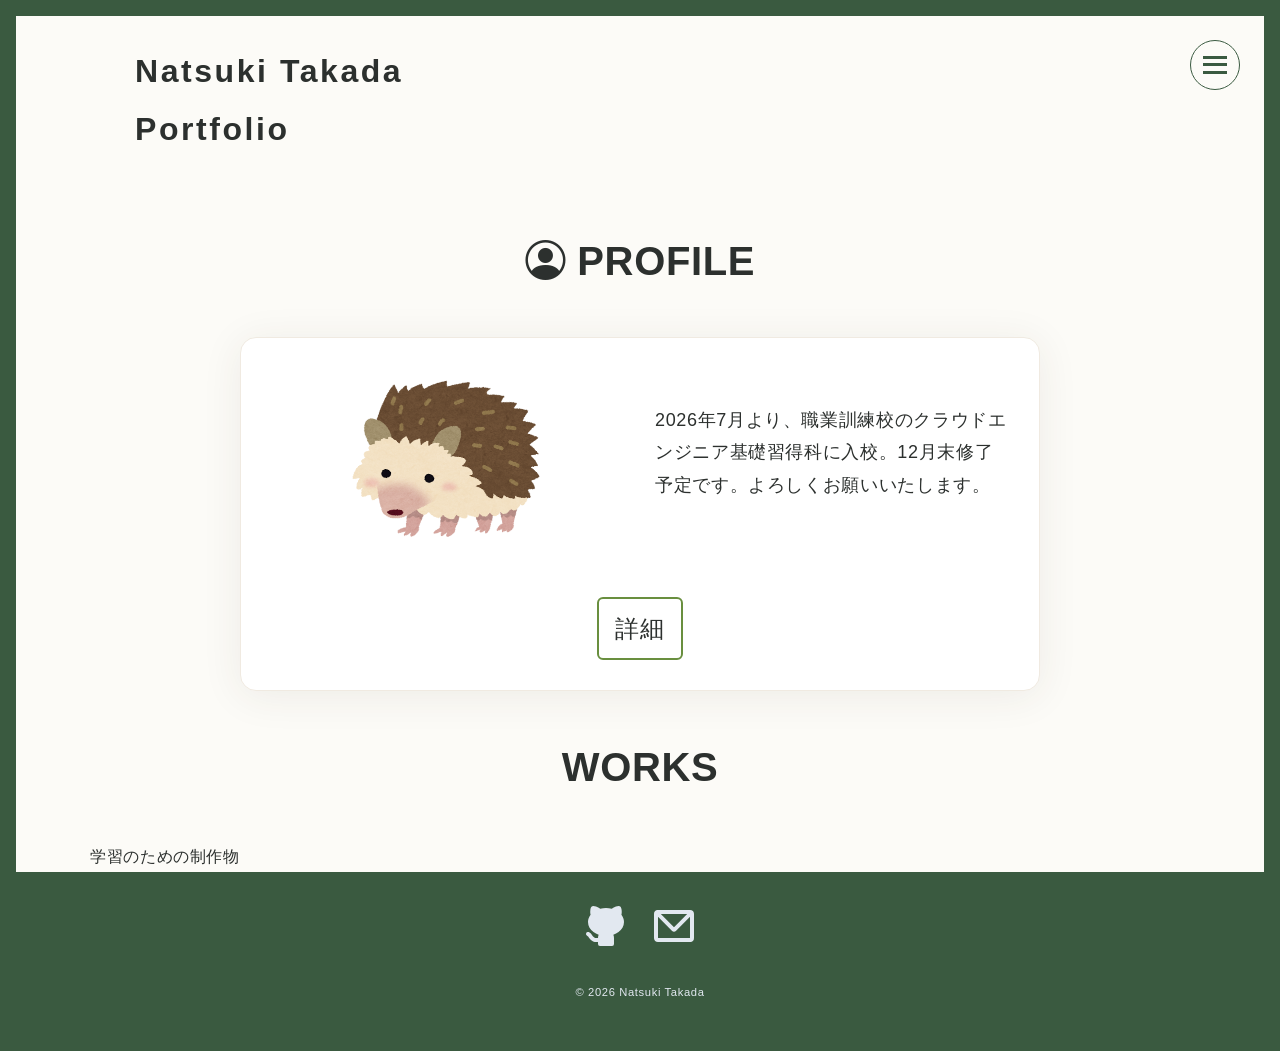
<file: index.html>
<!DOCTYPE html>
<html lang="ja">

<head>
    <meta charset="UTF-8">
    <meta name="viewport" content="width=device-width, initial-scale=1.0">
    <title>Natsuki Takada Portfolio</title>
    <!-- Bootstrap Icons -->
    <link rel="stylesheet" href="https://cdn.jsdelivr.net/npm/bootstrap-icons@1.13.1/font/bootstrap-icons.min.css">
    <!-- リセットCSS -->
    <link rel="stylesheet" href="css/ress.css">
    <link rel="stylesheet" href="css/style.css">
</head>

<body>
    <!-- header -->
    <header class="page-header wrapper">
        <h1 class="title"><a href="index.html">
                Natsuki Takada<br>
                Portfolio</a>
        </h1>
        <nav>
            <ul class="main-nav">
                <li class="nav-menu"><a href="index.html">TOP</a></li>
                <li class="nav-menu"><a href="profile.html">PROFILE</a></li>
                <li class="nav-menu"><a href="creation.html">WORKS</a></li>
                <li class="nav-menu"><a href="mailto:natsuki.takada03@gmail.com">MAIL</a></li>
            </ul>
        </nav>
        <button type="button" id="navbtn" aria-label="詳細はこちら"></button>
    </header>

    <main class="home-content wrapper">
        <h2 class="page-title"><i class="bi bi-person-circle"></i> PROFILE</h2>
        <div class="profile-card">
            <div class="two-column-wrapper">
                <div class="two-column-image profile">
                    <img src="images/profile.png" alt="プロフィールイラスト">
                </div>
                <div class="two-column-text">
                    <p class="main-text">2026年7月より、職業訓練校のクラウドエンジニア基礎習得科に入校。12月末修了予定です。よろしくお願いいたします。</p>
                </div>
            </div>
            <div class="go-profile">
                <a class="btn-profile" href="profile.html">詳細</a>
            </div>
        </div>
        <h2 class="page-title">WORKS</h2>
        <div class="works-card">
            <p>学習のための制作物</p>
            <div class="card-wrapper">
            </div>
        </div>
    </main><!-- /.home-content wrapper -->
    
    <footer>
        <div class="footer-container">
            <ul class="social-list">
                <!-- github -->
                <li>
                    <a href="https://github.com/ntk03-bit" target="_blank" rel="noopener noreferrer" aria-label="github-icon">
                        <svg class="social-icon" xmlns='http://www.w3.org/2000/svg' width='48' height='48'
                            viewBox='0 0 24 24'>
                            <g id="github_fill" fill='none'>
                                <path
                                    d='M24 0v24H0V0zM12.593 23.258l-.011.002-.071.035-.02.004-.014-.004-.071-.035c-.01-.004-.019-.001-.024.005l-.004.01-.017.428.005.02.01.013.104.074.015.004.012-.004.104-.074.012-.016.004-.017-.017-.427c-.002-.01-.009-.017-.017-.018m.265-.113-.013.002-.185.093-.01.01-.003.011.018.43.005.012.008.007.201.093c.012.004.023 0 .029-.008l.004-.014-.034-.614c-.003-.012-.01-.02-.02-.022m-.715.002a.023.023 0 0 0-.027.006l-.006.014-.034.614c0 .012.007.02.017.024l.015-.002.201-.093.01-.008.004-.011.017-.43-.003-.012-.01-.01z' />
                                <path fill='currentColor'
                                    d='M7.024 2.31a9.08 9.08 0 0 1 2.125 1.046A11.432 11.432 0 0 1 12 3c.993 0 1.951.124 2.849.355a9.08 9.08 0 0 1 2.124-1.045c.697-.237 1.69-.621 2.28.032.4.444.5 1.188.571 1.756.08.634.099 1.46-.111 2.28C20.516 7.415 21 8.652 21 10c0 2.042-1.106 3.815-2.743 5.043a9.456 9.456 0 0 1-2.59 1.356c.214.49.333 1.032.333 1.601v3a1 1 0 0 1-1 1H9a1 1 0 0 1-1-1v-.991c-.955.117-1.756.013-2.437-.276-.712-.302-1.208-.77-1.581-1.218-.354-.424-.74-1.38-1.298-1.566a1 1 0 0 1 .632-1.898c.666.222 1.1.702 1.397 1.088.48.62.87 1.43 1.63 1.753.313.133.772.22 1.49.122L8 17.98a3.986 3.986 0 0 1 .333-1.581 9.455 9.455 0 0 1-2.59-1.356C4.106 13.815 3 12.043 3 10c0-1.346.483-2.582 1.284-3.618-.21-.82-.192-1.648-.112-2.283l.005-.038c.073-.582.158-1.267.566-1.719.59-.653 1.584-.268 2.28-.031Z' />
                            </g>
                        </svg>
                    </a>
                </li>
                <!-- mail -->
                <li>
                    <a href="mailto:natsuki.takada03@gmail.com" aria-label="mail-icon">
                        <svg class="social-icon" xmlns='http://www.w3.org/2000/svg' width='48px' height='48px'
                            viewBox='0 0 24 24'>
                            <g id="mail_line" fill='none'>
                                <path
                                    d='M24 0v24H0V0zM12.593 23.258l-.011.002-.071.035-.02.004-.014-.004-.071-.035c-.01-.004-.019-.001-.024.005l-.004.01-.017.428.005.02.01.013.104.074.015.004.012-.004.104-.074.012-.016.004-.017-.017-.427c-.002-.01-.009-.017-.017-.018m.265-.113-.013.002-.185.093-.01.01-.003.011.018.43.005.012.008.007.201.093c.012.004.023 0 .029-.008l.004-.014-.034-.614c-.003-.012-.01-.02-.02-.022m-.715.002a.023.023 0 0 0-.027.006l-.006.014-.034.614c0 .012.007.02.017.024l.015-.002.201-.093.01-.008.004-.011.017-.43-.003-.012-.01-.01z' />
                                <path fill='currentColor'
                                    d='M20 4a2 2 0 0 1 1.995 1.85L22 6v12a2 2 0 0 1-1.85 1.995L20 20H4a2 2 0 0 1-1.995-1.85L2 18V6a2 2 0 0 1 1.85-1.995L4 4zm0 3.414-6.94 6.94a1.5 1.5 0 0 1-2.12 0L4 7.414V18h16zM18.586 6H5.414L12 12.586z' />
                            </g>
                        </svg>
                    </a>
                </li>
            </ul>
            <p><small>&copy; 2026 Natsuki Takada</small></p>
        </div>
    </footer>
    <script src="js/menu.js"></script>
</body>

</html>
</file>
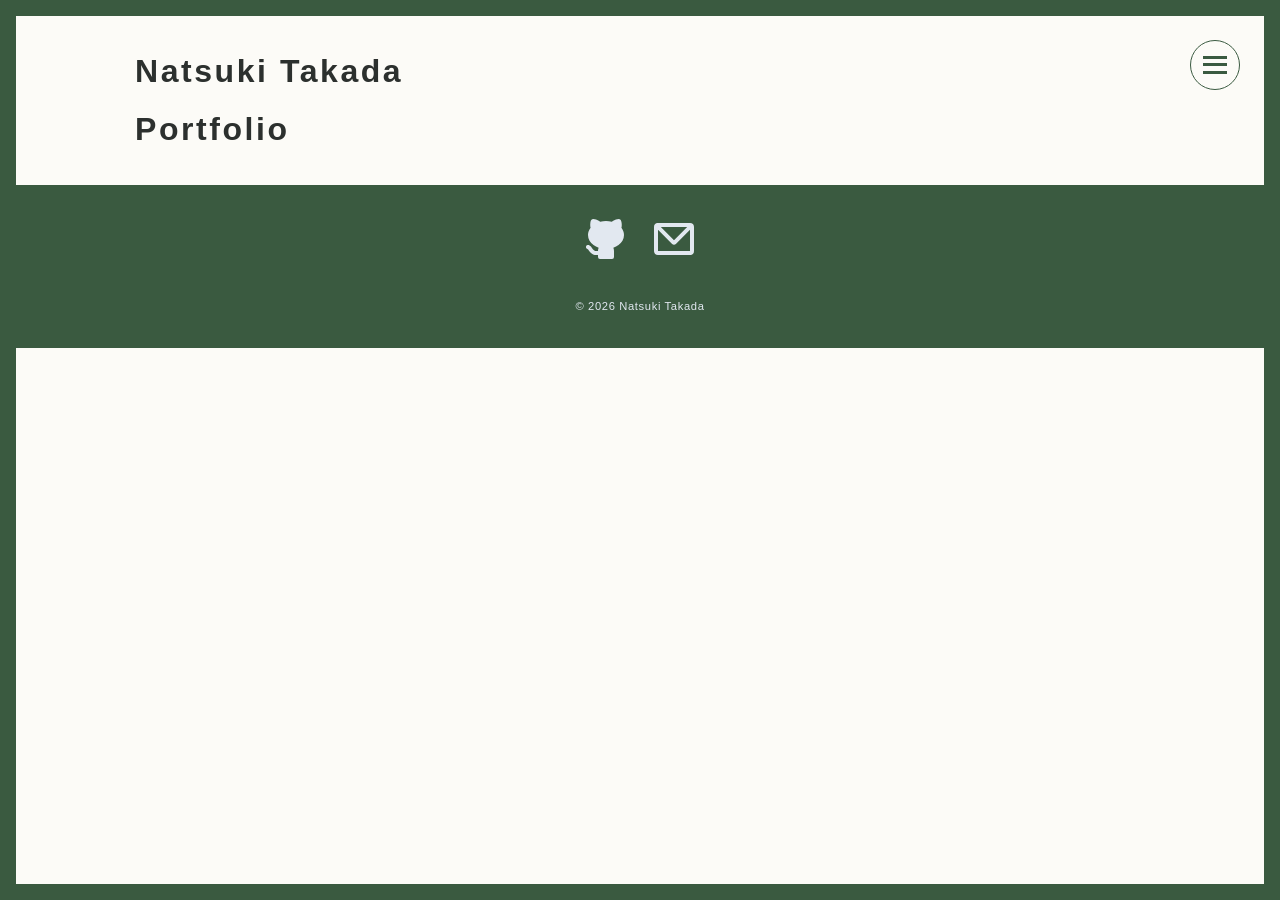
<file: creation.html>
<!DOCTYPE html>
<html lang="ja">

<head>
    <meta charset="UTF-8">
    <meta name="viewport" content="width=device-width, initial-scale=1.0">
    <title>Natsuki Takada Portfolio</title>
    <!-- Bootstrap Icons -->
    <link rel="stylesheet" href="https://cdn.jsdelivr.net/npm/bootstrap-icons@1.13.1/font/bootstrap-icons.min.css">
    <!-- リセットCSS -->
    <link rel="stylesheet" href="css/ress.css">
    <link rel="stylesheet" href="css/style.css">

</head>

<body>
    <!-- header -->
    <header class="page-header wrapper">
        <h1 class="title"><a href="index.html">
                Natsuki Takada<br>
                Portfolio</a>
        </h1>
        <nav>
            <ul class="main-nav">
                <li class="nav-menu"><a href="index.html">TOP</a></li>
                <li class="nav-menu"><a href="profile.html">PROFILE</a></li>
                <li class="nav-menu"><a href="creation.html">WORKS</a></li>
                <li class="nav-menu"><a href="mailto:natsuki.takada03@gmail.com">MAIL</a></li>
            </ul>
        </nav>
        <button type="button" id="navbtn"></button>
    </header>
    <footer>
        <div class="footer-container">
            <ul class="social-list">
                <!-- github -->
                <li>
                    <a href="https://github.com/ntk03-bit" target="_blank" rel="noopener noreferrer" aria-label="github-icon">
                        <svg class="social-icon" xmlns='http://www.w3.org/2000/svg' width='48' height='48'
                            viewBox='0 0 24 24'>
                            <g id="github_fill" fill='none'>
                                <path
                                    d='M24 0v24H0V0zM12.593 23.258l-.011.002-.071.035-.02.004-.014-.004-.071-.035c-.01-.004-.019-.001-.024.005l-.004.01-.017.428.005.02.01.013.104.074.015.004.012-.004.104-.074.012-.016.004-.017-.017-.427c-.002-.01-.009-.017-.017-.018m.265-.113-.013.002-.185.093-.01.01-.003.011.018.43.005.012.008.007.201.093c.012.004.023 0 .029-.008l.004-.014-.034-.614c-.003-.012-.01-.02-.02-.022m-.715.002a.023.023 0 0 0-.027.006l-.006.014-.034.614c0 .012.007.02.017.024l.015-.002.201-.093.01-.008.004-.011.017-.43-.003-.012-.01-.01z' />
                                <path fill='currentColor'
                                    d='M7.024 2.31a9.08 9.08 0 0 1 2.125 1.046A11.432 11.432 0 0 1 12 3c.993 0 1.951.124 2.849.355a9.08 9.08 0 0 1 2.124-1.045c.697-.237 1.69-.621 2.28.032.4.444.5 1.188.571 1.756.08.634.099 1.46-.111 2.28C20.516 7.415 21 8.652 21 10c0 2.042-1.106 3.815-2.743 5.043a9.456 9.456 0 0 1-2.59 1.356c.214.49.333 1.032.333 1.601v3a1 1 0 0 1-1 1H9a1 1 0 0 1-1-1v-.991c-.955.117-1.756.013-2.437-.276-.712-.302-1.208-.77-1.581-1.218-.354-.424-.74-1.38-1.298-1.566a1 1 0 0 1 .632-1.898c.666.222 1.1.702 1.397 1.088.48.62.87 1.43 1.63 1.753.313.133.772.22 1.49.122L8 17.98a3.986 3.986 0 0 1 .333-1.581 9.455 9.455 0 0 1-2.59-1.356C4.106 13.815 3 12.043 3 10c0-1.346.483-2.582 1.284-3.618-.21-.82-.192-1.648-.112-2.283l.005-.038c.073-.582.158-1.267.566-1.719.59-.653 1.584-.268 2.28-.031Z' />
                            </g>
                        </svg>
                    </a>
                </li>
                <!-- mail -->
                <li>
                    <a href="mailto:natsuki.takada03@gmail.com" aria-label="mail-icon">
                        <svg class="social-icon" xmlns='http://www.w3.org/2000/svg' width='48px' height='48px'
                            viewBox='0 0 24 24'>
                            <g id="mail_line" fill='none'>
                                <path
                                    d='M24 0v24H0V0zM12.593 23.258l-.011.002-.071.035-.02.004-.014-.004-.071-.035c-.01-.004-.019-.001-.024.005l-.004.01-.017.428.005.02.01.013.104.074.015.004.012-.004.104-.074.012-.016.004-.017-.017-.427c-.002-.01-.009-.017-.017-.018m.265-.113-.013.002-.185.093-.01.01-.003.011.018.43.005.012.008.007.201.093c.012.004.023 0 .029-.008l.004-.014-.034-.614c-.003-.012-.01-.02-.02-.022m-.715.002a.023.023 0 0 0-.027.006l-.006.014-.034.614c0 .012.007.02.017.024l.015-.002.201-.093.01-.008.004-.011.017-.43-.003-.012-.01-.01z' />
                                <path fill='currentColor'
                                    d='M20 4a2 2 0 0 1 1.995 1.85L22 6v12a2 2 0 0 1-1.85 1.995L20 20H4a2 2 0 0 1-1.995-1.85L2 18V6a2 2 0 0 1 1.85-1.995L4 4zm0 3.414-6.94 6.94a1.5 1.5 0 0 1-2.12 0L4 7.414V18h16zM18.586 6H5.414L12 12.586z' />
                            </g>
                        </svg>
                    </a>
                </li>
            </ul>
            <p><small>&copy; 2026 Natsuki Takada</small></p>
        </div>
    </footer>
    <script src="js/menu.js"></script>
</body>

</html>
</file>
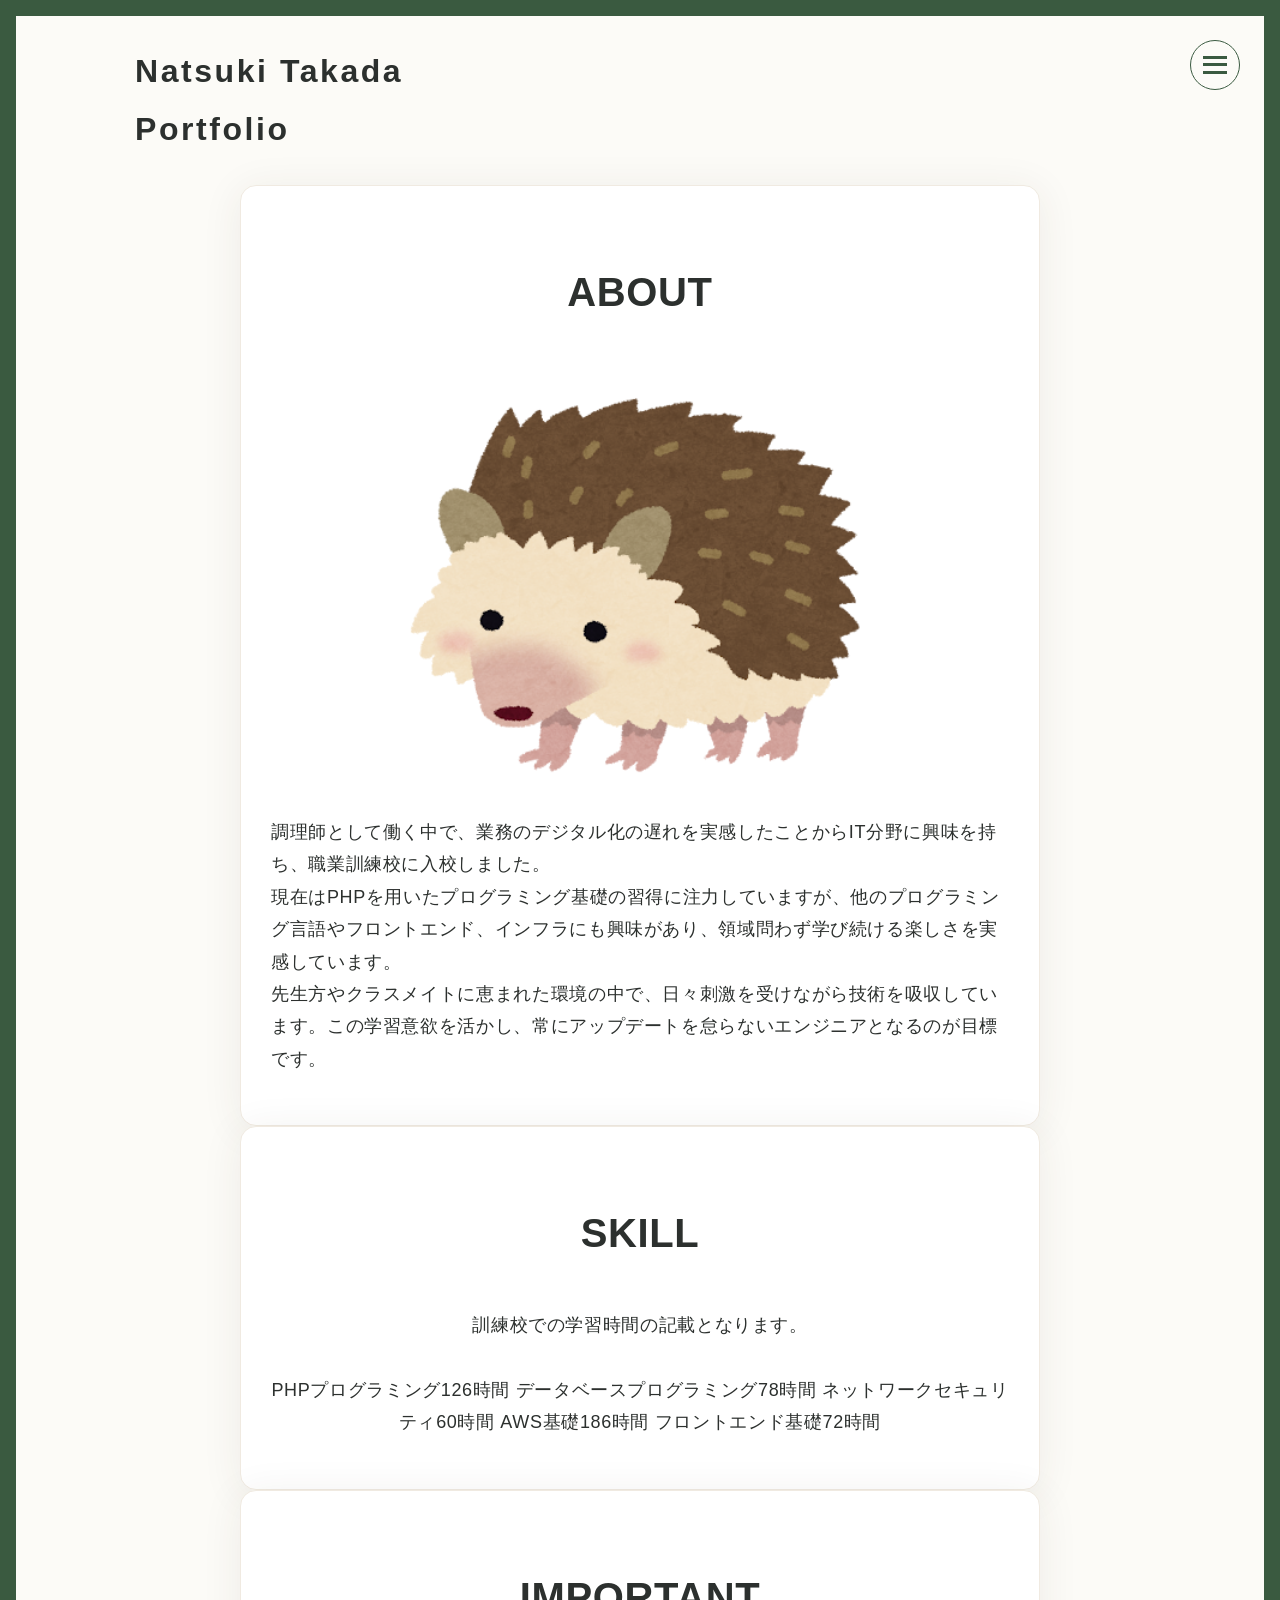
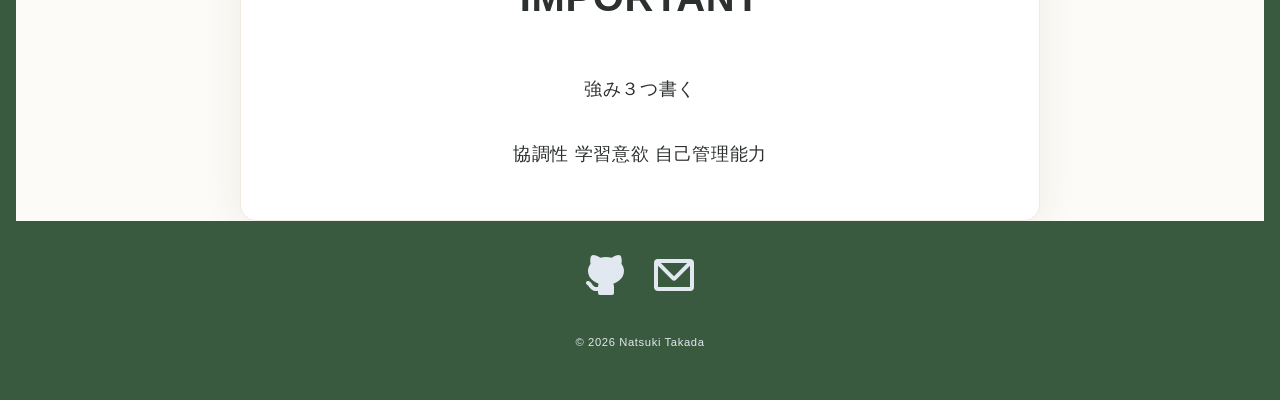
<file: profile.html>
<!DOCTYPE html>
<html lang="ja">

<head>
    <meta charset="UTF-8">
    <meta name="viewport" content="width=device-width, initial-scale=1.0">
    <title>Natsuki Takada Portfolio</title>
    <!-- Bootstrap Icons -->
    <link rel="stylesheet" href="https://cdn.jsdelivr.net/npm/bootstrap-icons@1.13.1/font/bootstrap-icons.min.css">
    <!-- リセットCSS -->
    <link rel="stylesheet" href="css/ress.css">
    <link rel="stylesheet" href="css/style.css">
</head>

<body>
    <!-- header -->
    <header class="page-header wrapper">
        <h1 class="title"><a href="index.html">
                Natsuki Takada<br>
                Portfolio</a>
        </h1>
        <nav>
            <ul class="main-nav">
                <li class="nav-menu"><a href="index.html">TOP</a></li>
                <li class="nav-menu"><a href="profile.html">PROFILE</a></li>
                <li class="nav-menu"><a href="creation.html">WORKS</a></li>
                <li class="nav-menu"><a href="mailto:natsuki.takada03@gmail.com">MAIL</a></li>
            </ul>
        </nav>
        <button type="button" id="navbtn"></button>
    </header>
    <div class="profile-container">
        <h2 class="page-title">ABOUT</h2>
        <div class="about-card">
            <img src="images/profile.png" alt="プロフィールイラスト">
            <p class="main-text">調理師として働く中で、業務のデジタル化の遅れを実感したことからIT分野に興味を持ち、職業訓練校に入校しました。<br>
                現在はPHPを用いたプログラミング基礎の習得に注力していますが、他のプログラミング言語やフロントエンド、インフラにも興味があり、領域問わず学び続ける楽しさを実感しています。<br>
                先生方やクラスメイトに恵まれた環境の中で、日々刺激を受けながら技術を吸収しています。この学習意欲を活かし、常にアップデートを怠らないエンジニアとなるのが目標です。
            </p>
        </div><!-- /.profile-card -->
    </div>
    <div class="profile-container">
        <h2 class="page-title">SKILL</h2>
        <div class="skill-card">
            <p class="main-text">訓練校での学習時間の記載となります。<br><br>
                PHPプログラミング126時間
                データベースプログラミング78時間
                ネットワークセキュリティ60時間
                AWS基礎186時間
                フロントエンド基礎72時間
            </p>
        </div><!-- /.skill-card -->
    </div>
    <div class="profile-container">
        <h2 class="page-title">IMPORTANT</h2>
        <div class="important-card">
            <p class="main-text">強み３つ書く<br><br>
                協調性
                学習意欲
                自己管理能力
            </p>
        </div>
    </div>
    <footer>
        <div class="footer-container">
            <ul class="social-list">
                <!-- github -->
                <li>
                    <a href="https://github.com/ntk03-bit" target="_blank" rel="noopener noreferrer"
                        aria-label="github-icon">
                        <svg class="social-icon" xmlns='http://www.w3.org/2000/svg' width='48' height='48'
                            viewBox='0 0 24 24'>
                            <g id="github_fill" fill='none'>
                                <path
                                    d='M24 0v24H0V0zM12.593 23.258l-.011.002-.071.035-.02.004-.014-.004-.071-.035c-.01-.004-.019-.001-.024.005l-.004.01-.017.428.005.02.01.013.104.074.015.004.012-.004.104-.074.012-.016.004-.017-.017-.427c-.002-.01-.009-.017-.017-.018m.265-.113-.013.002-.185.093-.01.01-.003.011.018.43.005.012.008.007.201.093c.012.004.023 0 .029-.008l.004-.014-.034-.614c-.003-.012-.01-.02-.02-.022m-.715.002a.023.023 0 0 0-.027.006l-.006.014-.034.614c0 .012.007.02.017.024l.015-.002.201-.093.01-.008.004-.011.017-.43-.003-.012-.01-.01z' />
                                <path fill='currentColor'
                                    d='M7.024 2.31a9.08 9.08 0 0 1 2.125 1.046A11.432 11.432 0 0 1 12 3c.993 0 1.951.124 2.849.355a9.08 9.08 0 0 1 2.124-1.045c.697-.237 1.69-.621 2.28.032.4.444.5 1.188.571 1.756.08.634.099 1.46-.111 2.28C20.516 7.415 21 8.652 21 10c0 2.042-1.106 3.815-2.743 5.043a9.456 9.456 0 0 1-2.59 1.356c.214.49.333 1.032.333 1.601v3a1 1 0 0 1-1 1H9a1 1 0 0 1-1-1v-.991c-.955.117-1.756.013-2.437-.276-.712-.302-1.208-.77-1.581-1.218-.354-.424-.74-1.38-1.298-1.566a1 1 0 0 1 .632-1.898c.666.222 1.1.702 1.397 1.088.48.62.87 1.43 1.63 1.753.313.133.772.22 1.49.122L8 17.98a3.986 3.986 0 0 1 .333-1.581 9.455 9.455 0 0 1-2.59-1.356C4.106 13.815 3 12.043 3 10c0-1.346.483-2.582 1.284-3.618-.21-.82-.192-1.648-.112-2.283l.005-.038c.073-.582.158-1.267.566-1.719.59-.653 1.584-.268 2.28-.031Z' />
                            </g>
                        </svg>
                    </a>
                </li>
                <!-- mail -->
                <li>
                    <a href="mailto:natsuki.takada03@gmail.com" aria-label="mail-icon">
                        <svg class="social-icon" xmlns='http://www.w3.org/2000/svg' width='48px' height='48px'
                            viewBox='0 0 24 24'>
                            <g id="mail_line" fill='none'>
                                <path
                                    d='M24 0v24H0V0zM12.593 23.258l-.011.002-.071.035-.02.004-.014-.004-.071-.035c-.01-.004-.019-.001-.024.005l-.004.01-.017.428.005.02.01.013.104.074.015.004.012-.004.104-.074.012-.016.004-.017-.017-.427c-.002-.01-.009-.017-.017-.018m.265-.113-.013.002-.185.093-.01.01-.003.011.018.43.005.012.008.007.201.093c.012.004.023 0 .029-.008l.004-.014-.034-.614c-.003-.012-.01-.02-.02-.022m-.715.002a.023.023 0 0 0-.027.006l-.006.014-.034.614c0 .012.007.02.017.024l.015-.002.201-.093.01-.008.004-.011.017-.43-.003-.012-.01-.01z' />
                                <path fill='currentColor'
                                    d='M20 4a2 2 0 0 1 1.995 1.85L22 6v12a2 2 0 0 1-1.85 1.995L20 20H4a2 2 0 0 1-1.995-1.85L2 18V6a2 2 0 0 1 1.85-1.995L4 4zm0 3.414-6.94 6.94a1.5 1.5 0 0 1-2.12 0L4 7.414V18h16zM18.586 6H5.414L12 12.586z' />
                            </g>
                        </svg>
                    </a>
                </li>
            </ul>
            <p><small>&copy; 2026 Natsuki Takada</small></p>
        </div>
    </footer>
    <script src="js/menu.js"></script>
</body>

</html>
</file>
<file: css/ress.css>
/* resset.dev • v6.0.0 */

/* # =================================================================
   # Global selectors
   # ================================================================= */

html {
  box-sizing: border-box;
  -webkit-text-size-adjust: 100%; /* Prevent adjustments of font size after orientation changes in iOS */
  word-break: normal;
  -moz-tab-size: 4;
  tab-size: 4;
}

*,
::before,
::after {
  background-repeat: no-repeat; /* Set `background-repeat: no-repeat` to all elements and pseudo elements */
  box-sizing: inherit;
}

::before,
::after {
  text-decoration: inherit; /* Inherit text-decoration and vertical align to ::before and ::after pseudo elements */
  vertical-align: inherit;
}

* {
  padding: 0; /* Reset `padding` and `margin` of all elements */
  margin: 0;
}

/* # =================================================================
   # General elements
   # ================================================================= */

hr {
  overflow: visible; /* Show the overflow in Edge and IE */
  height: 0; /* Add the correct box sizing in Firefox */
  color: inherit; /* Correct border color in Firefox. */
}

details,
main {
  display: block; /* Render the `main` element consistently in IE. */
}

summary {
  display: list-item; /* Add the correct display in all browsers */
}

small {
  font-size: 80%; /* Set font-size to 80% in `small` elements */
}

[hidden] {
  display: none; /* Add the correct display in IE */
}

abbr[title] {
  border-bottom: none; /* Remove the bottom border in Chrome 57 */
  /* Add the correct text decoration in Chrome, Edge, IE, Opera, and Safari */
  text-decoration: underline;
  text-decoration: underline dotted;
}

a {
  background-color: transparent; /* Remove the gray background on active links in IE 10 */
}

a:active,
a:hover {
  outline-width: 0; /* Remove the outline when hovering in all browsers */
}

code,
kbd,
pre,
samp {
  font-family: monospace, monospace; /* Specify the font family of code elements */
}

pre {
  font-size: 1em; /* Correct the odd `em` font sizing in all browsers */
}

b,
strong {
  font-weight: bolder; /* Add the correct font weight in Chrome, Edge, and Safari */
}

/* https://gist.github.com/unruthless/413930 */
sub,
sup {
  font-size: 75%;
  line-height: 0;
  position: relative;
  vertical-align: baseline;
}

sub {
  bottom: -0.25em;
}

sup {
  top: -0.5em;
}

table {
  border-color: inherit; /* Correct border color in all Chrome, Edge, and Safari. */
  text-indent: 0; /* Remove text indentation in Chrome, Edge, and Safari */
}

iframe {
  border-style: none;
}

/* # =================================================================
   # Accessibility
   # ================================================================= */

/* Specify the progress cursor of updating elements */
[aria-busy='true'] {
  cursor: progress;
}

/* Specify the pointer cursor of trigger elements */
[aria-controls] {
  cursor: pointer;
}

/* # =================================================================
   # Forms
   # ================================================================= */

input {
  border-radius: 0;
}

[type='number']::-webkit-inner-spin-button,
[type='number']::-webkit-outer-spin-button {
  height: auto; /* Correct the cursor style of increment and decrement buttons in Chrome */
}

[type='search'] {
  -webkit-appearance: textfield; /* Correct the odd appearance in Chrome and Safari */
  outline-offset: -2px; /* Correct the outline style in Safari */
}

[type='search']::-webkit-search-decoration {
  -webkit-appearance: none; /* Remove the inner padding in Chrome and Safari on macOS */
}

textarea {
  overflow: auto; /* Internet Explorer 11+ */
  resize: vertical; /* Specify textarea resizability */
}

button,
input,
optgroup,
select,
textarea {
  font: inherit; /* Specify font inheritance of form elements */
}

optgroup {
  font-weight: bold; /* Restore the font weight unset by the previous rule */
}

button {
  overflow: visible; /* Address `overflow` set to `hidden` in IE 8/9/10/11 */
}

button,
select {
  text-transform: none; /* Firefox 40+, Internet Explorer 11- */
}

/* Apply cursor pointer to button elements */
button,
[type='button'],
[type='reset'],
[type='submit'],
[role='button'] {
  cursor: pointer;
}

/* Remove inner padding and border in Firefox 4+ */
button::-moz-focus-inner,
[type='button']::-moz-focus-inner,
[type='reset']::-moz-focus-inner,
[type='submit']::-moz-focus-inner {
  border-style: none;
  padding: 0;
}

/* Replace focus style removed in the border reset above */
button:-moz-focusring,
[type='button']::-moz-focus-inner,
[type='reset']::-moz-focus-inner,
[type='submit']::-moz-focus-inner {
  outline: 1px dotted ButtonText;
}

button,
html [type='button'], /* Prevent a WebKit bug where (2) destroys native `audio` and `video`controls in Android 4 */
[type='reset'],
[type='submit'] {
  -webkit-appearance: button; /* Correct the inability to style clickable types in iOS */
}

/* Remove the default button styling in all browsers */
button,
input,
select,
textarea {
  background-color: transparent;
  border-style: none;
}

a:focus,
button:focus,
input:focus,
select:focus,
textarea:focus {
  outline-width: 0;
}

/* Style select like a standard input */
select {
  -moz-appearance: none; /* Firefox 36+ */
  -webkit-appearance: none; /* Chrome 41+ */
}

select::-ms-expand {
  display: none; /* Internet Explorer 11+ */
}

select::-ms-value {
  color: currentColor; /* Internet Explorer 11+ */
}

legend {
  border: 0; /* Correct `color` not being inherited in IE 8/9/10/11 */
  color: inherit; /* Correct the color inheritance from `fieldset` elements in IE */
  display: table; /* Correct the text wrapping in Edge and IE */
  max-width: 100%; /* Correct the text wrapping in Edge and IE */
  white-space: normal; /* Correct the text wrapping in Edge and IE */
  max-width: 100%; /* Correct the text wrapping in Edge 18- and IE */
}

::-webkit-file-upload-button {
  /* Correct the inability to style clickable types in iOS and Safari */
  -webkit-appearance: button;
  color: inherit;
  font: inherit; /* Change font properties to `inherit` in Chrome and Safari */
}

/* Replace pointer cursor in disabled, not-editable, or otherwise inoperable elements */
[disabled],
[aria-disabled='true'] {
  cursor: default;
}

/* # =================================================================
   # Specify media element style
   # ================================================================= */

img {
  border-style: none; /* Remove border when inside `a` element in IE 8/9/10 */
}

/* Add the correct vertical alignment in Chrome, Firefox, and Opera */
progress {
  vertical-align: baseline;
}
</file>
<file: css/style.css>
@charset "UTF-8";

/* BASE mossgreen #3a5a40
   ACCENT yellow #eab308
   SUB icegray #e2e8f0 */

:root {
    /* メインカラー */
    --color-moss: #3a5a40;
    --color-olive: #698f3f;
    /* アクセントカラー */
    --color-yellow: #eab308;
    --color-gold: #cca43b;
    --color-yellow-shadow: #eab308a6;
    /* サブカラー */
    --color-ice-gray: #e2e8f0;
    /* 背景 */
    --color-bg: #FCFBF7;
    /* テキスト */
    --color-text-main: #2c302e;
    --color-text-sub: #0f172a;
}

html {
    font-size: 100%;
    /* スクロールをスムーズに */
    scroll-behavior: smooth;
}

body {
    /* 游ゴシック3つがWindows用、ヒラギノ2つはMac用、メイリオは共通 */
    font-family: "Yu Gothic", "游ゴシック", YuGothic, "Hiragino Sans", "ヒラギノ角ゴシック", "メイリオ", sans-serif;
    /* Windowsでの游ゴシックかすれ対策 */
    font-weight: 500;
    background: var(--color-bg);
    color: var(--color-text-main);
    /* 行間と字間の幅（emは自動で文字の大きさに合わせてくれる） */
    line-height: 1.8;
    letter-spacing: 0.04em;
    position: relative;
    min-height: 100vh;
    /* 周囲を囲む */
    border: 1rem solid var(--color-moss);
    /* 横にはみ出た要素を非表示にする */
    overflow-x: hidden;
}

a {
    /* 下線なし */
    text-decoration: none;
}

.wrapper {
    /* 最大幅1100px */
    max-width: 1100px;
    margin: 0 auto;
}

/* モバイル版 */
@media (max-width: 600px) {
    .wrapper {
        padding: 0 4%;
    }
}

/* ----- ヘッダー ----- */
h1 {
    letter-spacing: 0.16rem;
    padding: 3vh 5vh;
}

h1 a {
    /* 親(h1)の色を引き継ぐ */
    color: inherit;
    display: block;
    cursor: pointer;
}

.page-header {
    display: flex;
    justify-content: space-between;
}

@media (max-width: 600px) {
    .page-header {
        flex-direction: column;
        align-items: center;
    }
}

/* メニューを開いたときの背面スクロール防止 */
html.open {
    overflow: hidden;
}

/* ----- ナビゲーションメニュー ----- */
.main-nav {
    position: fixed;
    top: -100%;
    left: 0;
    width: 100%;
    /* スマホのツールバー（アドレスバーなど）が出し入れされたときに
    表示サイズが変化するため、表示崩れを防ぐためdvhも表記 */
    height: 100vh;
    height: 100dvh;
    background: var(--color-moss);
    color: var(--color-bg);
    display: flex;
    font-weight: 600;
    /* 縦並びにする */
    flex-direction: column;
    justify-content: center;
    align-items: center;
    /* 初期余白を消して中央揃え */
    padding: 0;
    font-size: 1.25rem;
    list-style: none;
    /* 上からスライド */
    transition: top 0.45s ease-in-out, visibility 0.45s;
    /* 他の要素より手前に表示 */
    z-index: 90;
    /* 閉じている時はフォーカスさせない */
    visibility: hidden;
}

/* ナビゲーションメニュー開いたとき */
.open .main-nav {
    top: 0;
    visibility: visible;
}

.main-nav .nav-menu:not(:last-child) {
    margin-bottom: 24px;
}

/* 楕円ボタン */
.main-nav .nav-menu {
    /* 背景色を不透明にして文字周りの四角い滲みを防止 */
    background: var(--color-bg);
    width: 160px;
    height: 80px;
    border-radius: 50%;
    /* GPU描画の安定化とスケーリング */
    transform: scale(0.85) translateZ(0);
    backface-visibility: hidden;
    overflow: hidden;
    margin: 10px auto;
    transition: transform 0.3s ease, background-color 0.3s ease, box-shadow 0.3s ease;
}

.main-nav .nav-menu a {
    display: flex;
    width: 100%;
    height: 100%;
    /* a要素も楕円形にすることで、四角い要素の境界漏れを防止 */
    border-radius: 50%;
    justify-content: center;
    align-items: center;
    text-align: center;
    color: var(--color-moss);
    font-weight: 700;
    letter-spacing: 0.06em;
    transition: color 0.3s ease;
}

/* ホバー時 */
.main-nav .nav-menu:hover {
    background: var(--color-yellow);
    /* 光の影をつける */
    box-shadow: 0 0 25px var(--color-yellow-shadow);
    transform: scale(1) translateZ(0);
}

.main-nav .nav-menu:hover a {
    color: var(--color-bg);
}

/* ナビゲーションボタン（開く） */
#navbtn {
    position: fixed;
    top: 40px;
    right: 40px;
    padding: 0;
    outline: none;
    border: 1px solid var(--color-moss);
    background: var(--color-bg);
    width: 50px;
    height: 50px;
    border-radius: 50%;
    cursor: pointer;
    /* 中央揃えにする */
    display: flex;
    flex-direction: column;
    justify-content: center;
    align-items: center;
    z-index: 100;
    transition: background-color 0.3s ease, border-color 0.3s ease;
}

@media (max-width: 600px) {
    #navbtn {
        top: 20px;
        right: 20px;
    }
}

#navbtn::before,
#navbtn::after {
    /* 空の土台を作る指定 */
    content: '';
    /* ボタンの中央に重ねる */
    position: absolute;
    top: 50%;
    left: 50%;
    width: 24px;
    height: 3px;
    background-color: var(--color-moss);
    transition: transform 0.3s ease-in-out, background-color 0.3s ease, box-shadow 0.3s ease;
}

#navbtn::before {
    transform: translate(-50%, -9px);
    box-shadow: 0 7px var(--color-moss);
}

#navbtn::after {
    transform: translate(-50%, 6px);
}

/* ナビゲーションボタン（閉じる） */
.open #navbtn {
    z-index: 100;
    background: transparent;
    border: 1px solid var(--color-bg);
    border-radius: 50%;
}

.open #navbtn::before {
    /* ボタンの真ん中を中心にして×に回転させる */
    transform: translate(-50%, -50%) rotate(-45deg);
    box-shadow: none;
    background-color: var(--color-bg);
}

.open #navbtn::after {
    transform: translate(-50%, -50%) rotate(45deg);
    box-shadow: none;
    background-color: var(--color-bg);
}

@media (max-width: 600px) {
    .main-nav {
        font-size: 1.25rem;
    }
}

/* ----- main ----- */

.page-title {
    font-size: 2.5rem;
    /* font-family: ; */
    font-weight: 700;
    text-transform: uppercase;
    font-style: normal;
    margin: 40px 0;
    text-align: center;
}

@media (max-width: 600px) {
    .page-title {
        font-size: 2rem;
    }
}

.profile-card {
    background: #fff;
    border-radius: 16px;
    box-shadow: 0 5px 40px rgba(68, 51, 34, 0.08);
    border: 1px solid #f0eae1;
    padding: 30px;
    max-width: 800px;
    margin: auto;
}

@media (max-width: 600px) {
    .profile-card {
        padding: 24px 16px;
    }
}

.two-column-wrapper {
    display: flex;
    align-items: center;
    gap: 30px;
    margin-bottom: 50px;
}

@media (max-width: 600px) {
    .two-column-wrapper {
        flex-direction: column;
        margin-bottom: 20px;
    }
}

.two-column-image,
.two-column-text {
    /* 画像とテキストの幅を均等に分ける */
    flex: 1;
}

.two-column-image {
    text-align: center;
}

.two-column-image img {
    width: 100%;
    max-width: 200px;
    height: auto;
    display: block;
    margin: 0 auto;
}

@media (max-width: 600px) {
    .two-column-wrapper {
        /* スマホ表示のときは縦並び */
        flex-direction: column;
        margin: 20px;
    }
}

.main-text {
    font-size: 1.125rem;
    margin: 10px 0 20px;
}

/* ボタン */
.go-profile {
    text-align: center;
}

.btn-profile {
    display: inline-block;
    font-size: 1.5rem;
    background: #fff;
    color: var(--color-text-main);
    border: 2px solid var(--color-olive);
    border-radius: 6px;
    padding: 8px 16px;
    margin: auto;
    transition: 0.3s ease-in-out;
}

.btn-profile:hover {
    color: #fff;
    background: var(--color-olive);
}

/* ----- profile ----- */
.profile-container {
    background: #fff;
    border-radius: 16px;
    box-shadow: 0 5px 40px rgba(68, 51, 34, 0.08);
    border: 1px solid #f0eae1;
    padding: 30px;
    max-width: 800px;
    margin: auto;
}

@media (max-width: 600px) {
    .profile-container {
        padding: 24px 16px;
    }
}

.about-card {
    text-align: center;
}

.about-card img {
    width: 65%;
}

.about-card p {
    text-align: left;
}

.skill-card {
    text-align: center;
}

.important-card {
    text-align: center;
}

/* ----- フッター ----- */
footer {
    background: var(--color-moss);
    color: var(--color-ice-gray);
    /* text-align: center; */
    padding: 30px 0;
}

.footer-container {
    max-width: 1100px;
    margin: 0 auto;
    display: flex;
    flex-direction: column;
    align-items: center;
    gap: 20px;
}

/* github.mail */
.social-list {
    list-style: none;
    padding: 0;
    margin: 0;
    display: flex;
    gap: 20px;
}

.social-icon {
    color: var(--color-ice-gray);
    transition: color 0.3s;
}

.social-icon:hover {
    color: var(--color-yellow);
    /* SVGのため、filter: drop-shadow を使用して影を付ける */
    filter: drop-shadow(0 0 10px var(--color-yellow-shadow));
}

footer p {
    font-size: 0.875rem;
}
</file>
